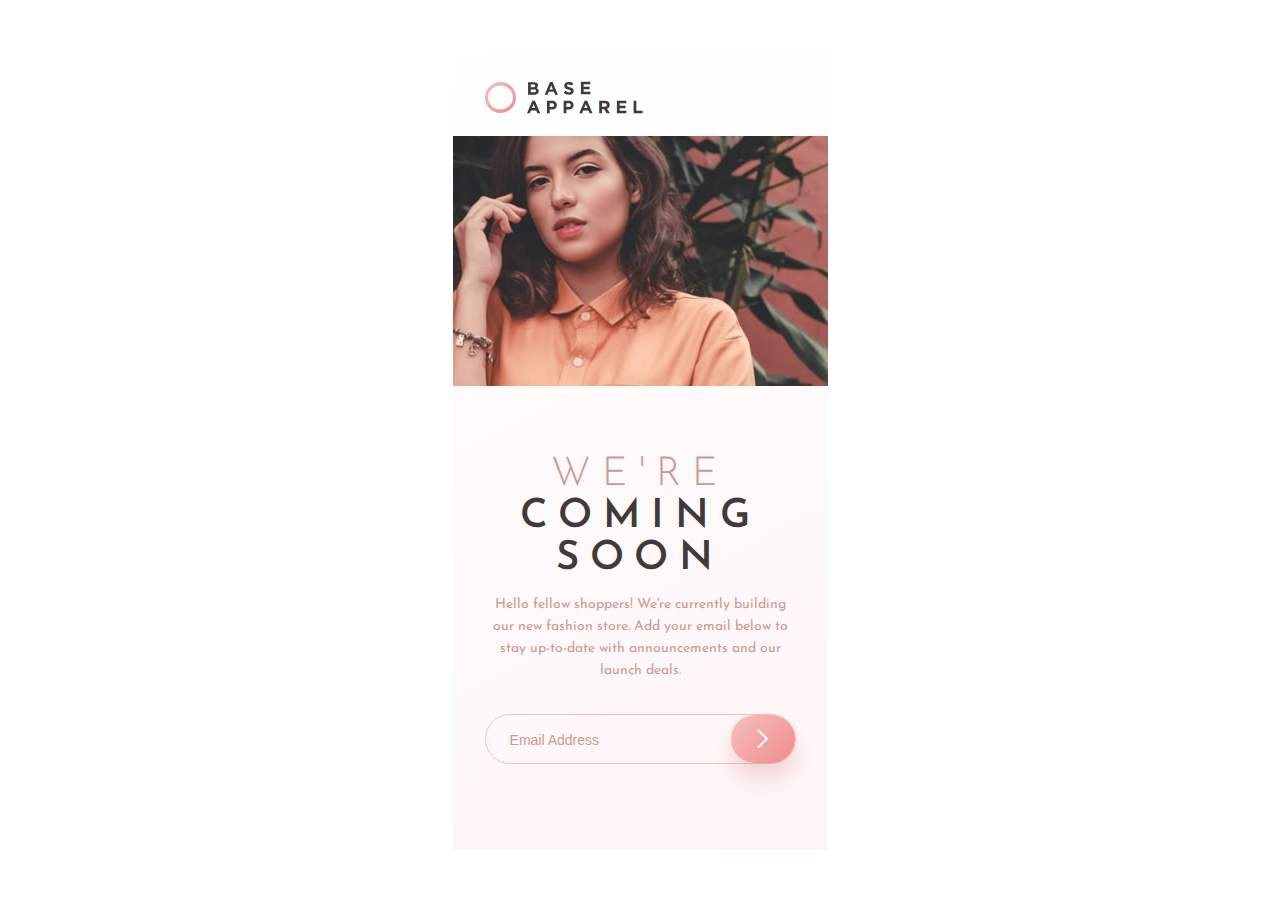
<file: base-apparel/index.html>
<!DOCTYPE html>
<html lang="en">
<head>
    <meta charset="UTF-8">
    <meta http-equiv="X-UA-Compatible" content="IE=edge">
    <meta name="viewport" content="width=device-width, initial-scale=1.0">
    <link rel="stylesheet" href="style.css">
    <title>Base apparel coming soon</title>
</head>
<body>
    <div class="container">
        <div class="logo">
            <img src="images/logo.svg" alt="base apparel logo">
        </div>
        <img src="images/hero-mobile.jpg" alt="lady in a salmon coloured top" class="image">

        <div class="hero">
            <h1 class="title">we're<br> <span>coming soon</span></h1>
            <p>Hello fellow shoppers! We're currently building our new fashion store. Add your email below to stay up-to-date with announcements and our launch deals.</p>
            <form action="" class="form" id="form">
                <input 
                    type="email"
                    class="email" id="email" placeholder="Email Address"
                    >
                    <input type="submit" value="" class="submit-btn">
                    <img class="error-icon" id="error-icon"
                    src="images/icon-error.svg" alt="">
                </form>
            </div>
            <div class="error-msg" id="error-msg"></div>
    </div>

    <script src="script.js"></script>
</body>
</html>
</file>
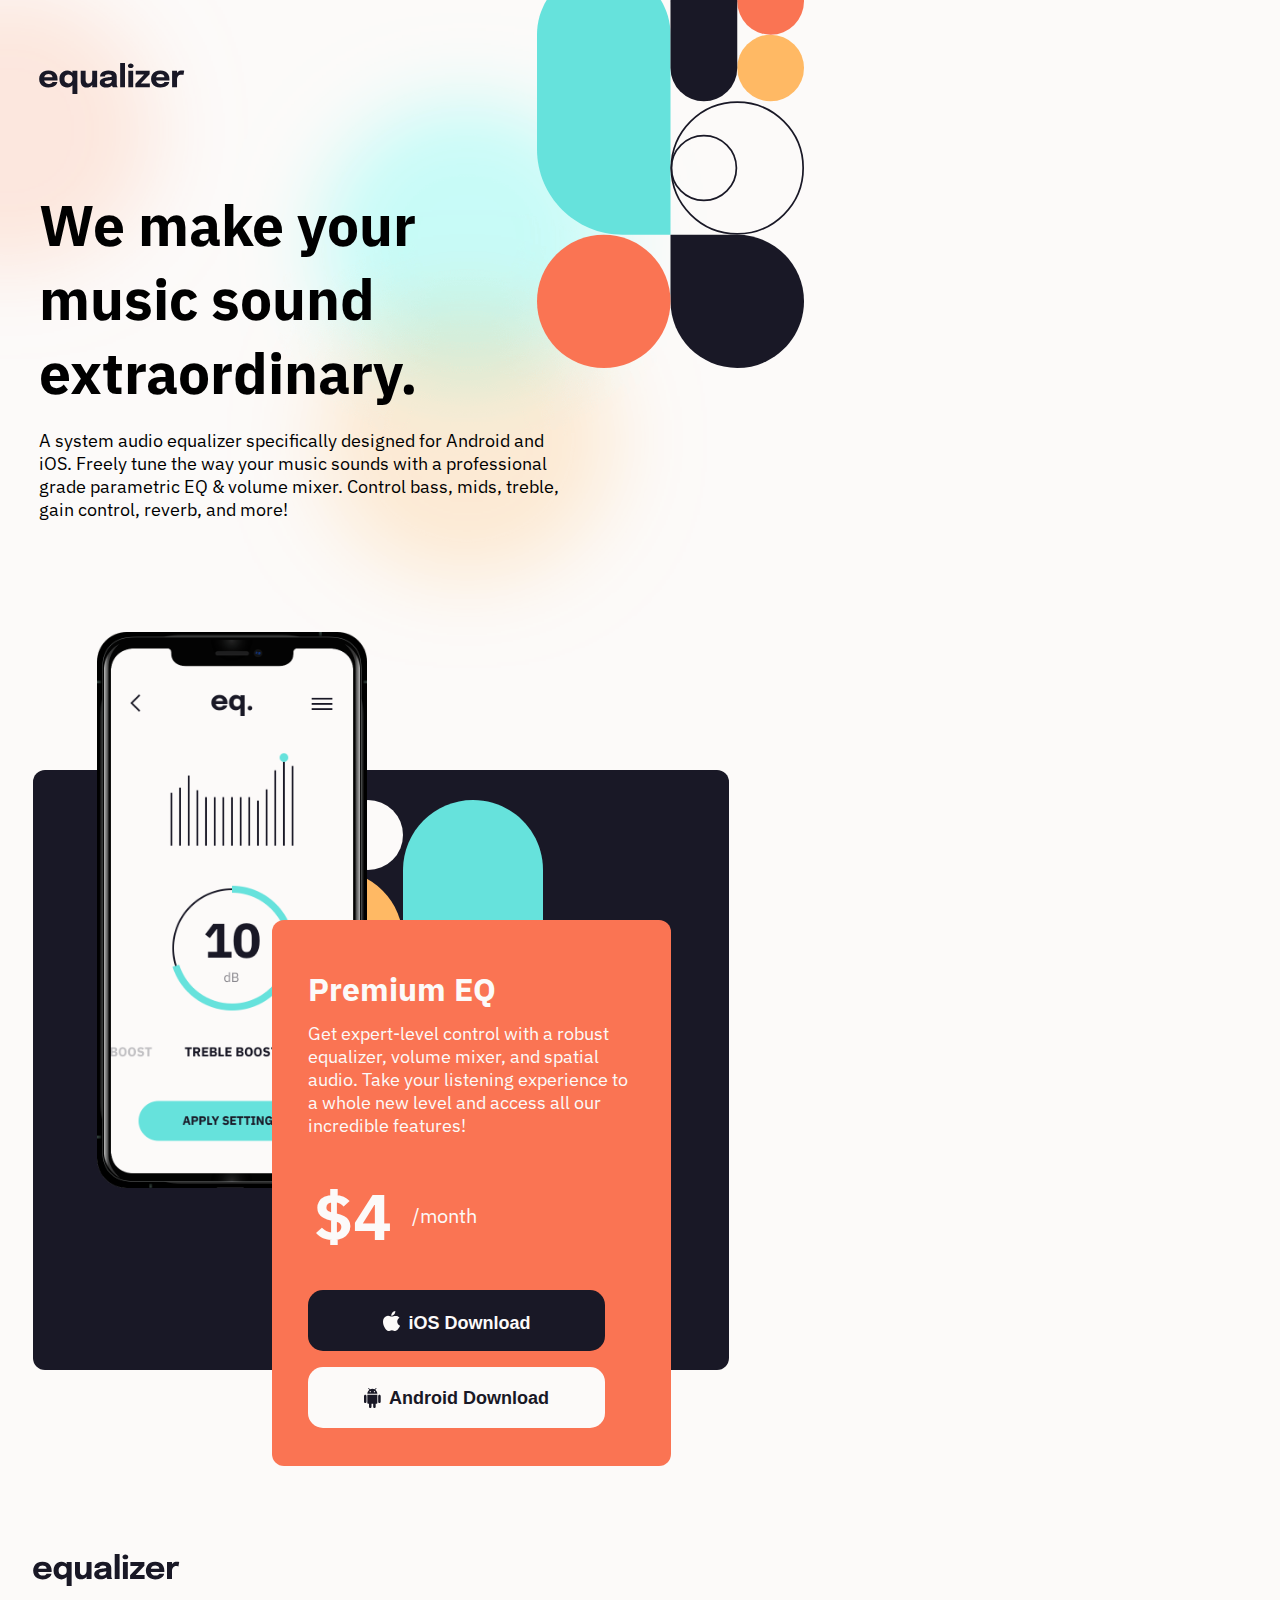
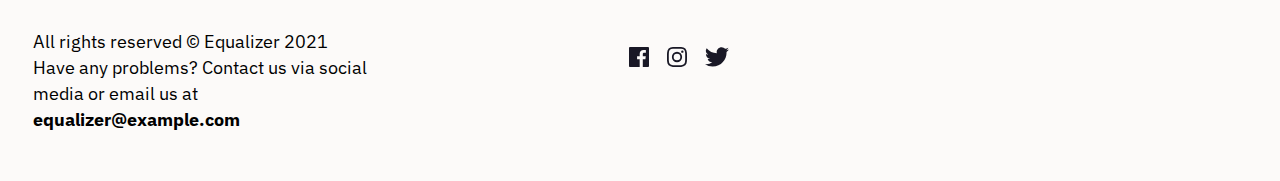
<file: equalizer-landing-page/index.html>
<!DOCTYPE html>
<html lang="en">

<head>
    <meta charset="UTF-8">
    <meta http-equiv="X-UA-Compatible" content="IE=edge">
    <meta name="viewport" content="width=device-width, initial-scale=1.0">
    <link rel="stylesheet" href="style.css">
    <title>Equalizer landing page</title>
</head>

<body>
    <main class="main">

        <img class="mobile-background" src="images/bg-main-mobile.png" alt="2 circles with bloom effect">

        <img class="tablet-background"src="images/bg-main-tablet.png" alt="3 circles with bloom effect">

        <img class="pattern1" src="images/bg-pattern-1.svg" alt="circle pattern">

        <img class="title"src="images/logo.svg" alt="equalizer logo">

        <div class="about-us">
            <h2>We make your music sound extraordinary.</h2>
            <p> 
                A system audio equalizer specifically designed for Android and iOS. Freely tune the 
                way your music sounds with a professional grade parametric EQ & volume mixer. Control 
                bass, mids, treble, gain control, reverb, and more!
            </p>
        </div>
        <img class="phone" src="images/illustration-app.png" alt="mobile phone">
        <div class="middle-section">
            <div class="black-background">
                 <img 
                    src="images/bg-pattern-2.svg" 
                    alt="multi coloured pattern" 
                    class="pattern"
                >
            </div>
            <div class="orange-background">
                <h3>Premium EQ</h3>
                <p class="middle-section-text">
                    Get expert-level control with a robust equalizer, volume mixer, and spatial audio. Take 
                    your listening experience to a whole new level and access all our incredible features!
                </p>
                <p class="cost">$4 <span>/month</span></p>
                <button class="btn ios-btn"><img src="images/icon-apple.svg" alt="apple company logo"><span>iOS Download</span></button>
                <button class="btn android-btn" ><img src="images/icon-android.svg" alt="android logo"><span>Android Download</span></button>
            </div>
        </div>
            <div class="bottom-section">
                <img class="equalizer-logo"src="images/logo.svg" alt="equalizer logo">
                <p class="test-text">
                    All rights reserved © Equalizer 2021 <br>
                    Have any problems? Contact us via social media or email us at <span>equalizer@example.com</span>
                </p>
                <div class="icons">
                    <img 
                    src="images/icon-facebook.svg" alt="facebook icon">
                    <img 
                    src="images/icon-instagram.svg" alt="instagram icon">
                    <img 
                    src="images/icon-twitter.svg" alt="twitter icon">
                </div>
            </div>
        </main>
  
</body>

</html>
</file>
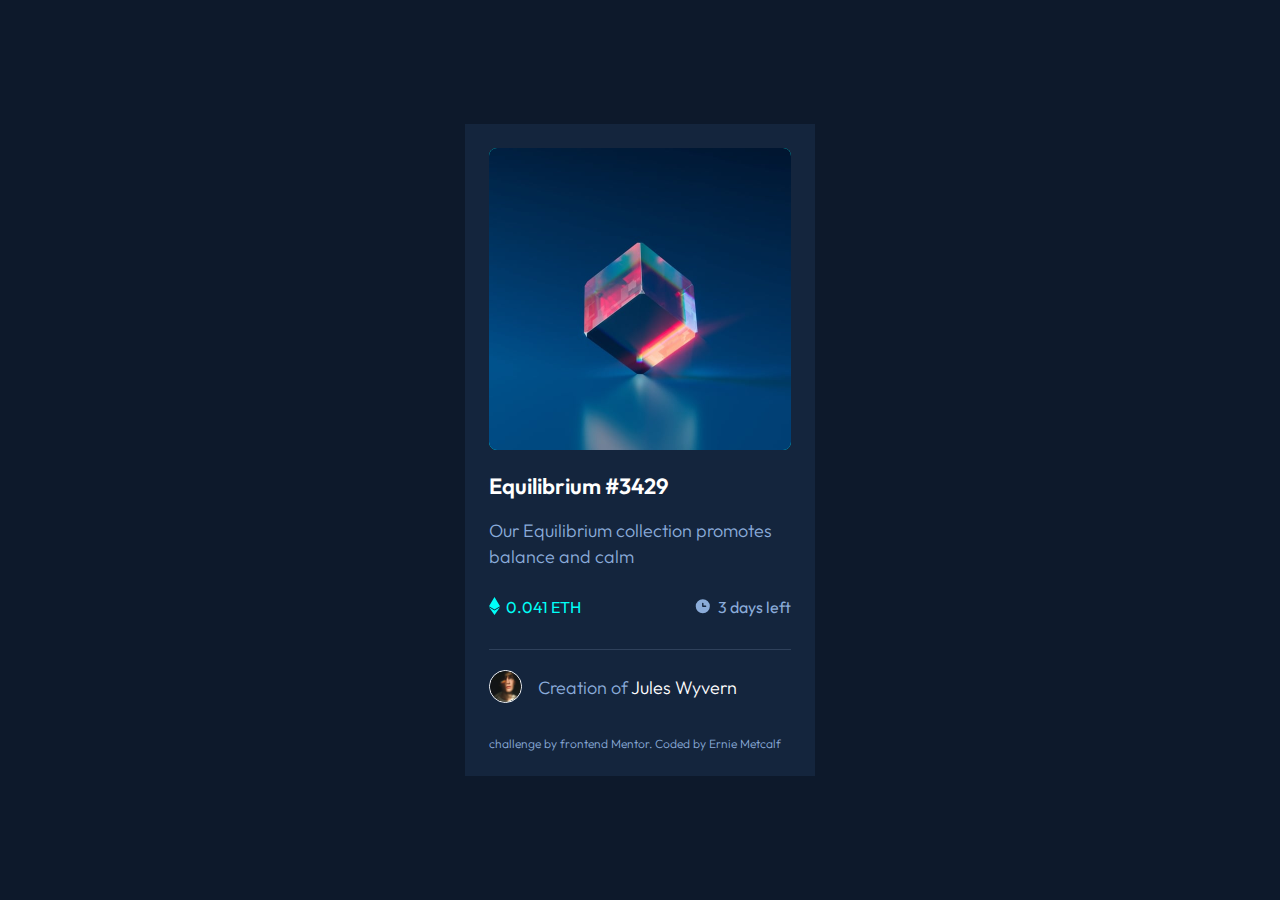
<file: nft-preview-card/index.html>
<!DOCTYPE html>
<html lang="en">

<head>
    <meta charset="UTF-8">
    <meta http-equiv="X-UA-Compatible" content="IE=edge">
    <meta name="viewport" content="width=device-width, initial-scale=1.0">
    <link rel="stylesheet" href="style.css">
    <title>NFT preview card</title>
</head>

<body>
    <div class="card">
        <div class="card-images"> 
            <img src="images/image-equilibrium.jpg" alt="3D see through cube sitting on its point" class="cube-img">
            <img src="images/icon-view.svg"
            alt="eye icon" class="eye-icon">
        </div>
       
        <h2>Equilibrium #3429</h2>
        <p>Our Equilibrium collection promotes balance and calm</p>

        <div class="days-left">
            <div class="ethereum">
                <img src="images/icon-ethereum.svg" alt="ethereum icon" class="ethereum-icon">
                <span>0.041 ETH</span>
            </div>
            <div class="clock">
                <img src="images/icon-clock.svg" alt="clock icon" class="clock-icon">
                <span>3 days left</span>
            </div>    
        </div>

        <div class="created-by">
            <img src="images/image-avatar.png" alt="avatar" class="avatar">
            <p>Creation of <span>Jules Wyvern</span></p>
        </div>
        <div class="challenge">  
            <p>challenge by frontend Mentor. Coded by Ernie Metcalf</p>
        </div>
      
    </div>
    
</body>
</html>
</file>
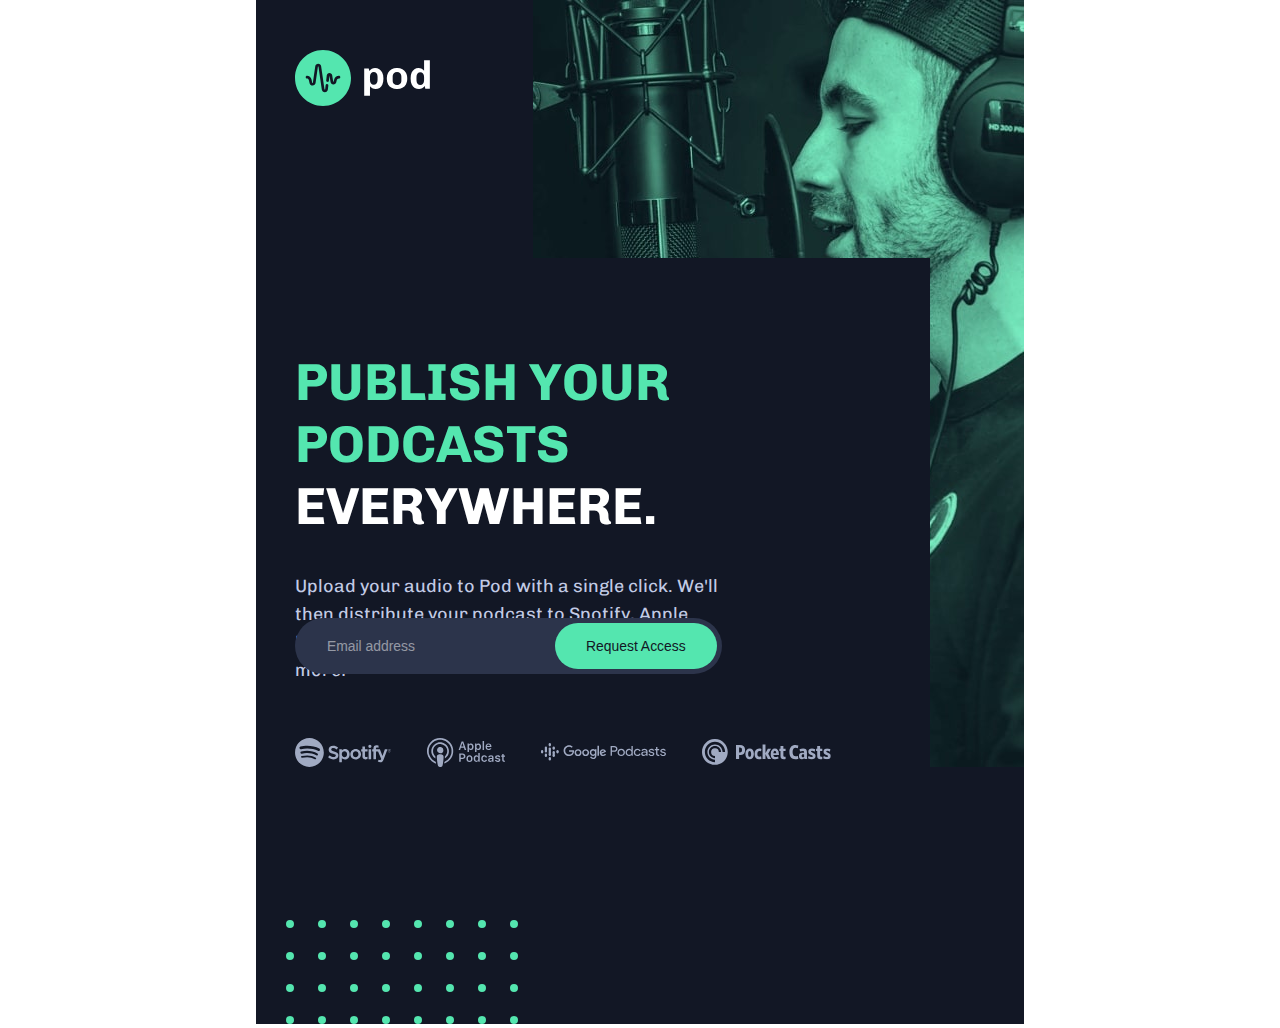
<file: pod-landing-page/index.html>
<!DOCTYPE html>
<html lang="en">

<head>
    <meta charset="UTF-8">
    <meta http-equiv="X-UA-Compatible" content="IE=edge">
    <meta name="viewport" content="width=device-width, initial-scale=1.0">
    <link rel="stylesheet" href="styles.css">
    <title>Pod Landing Page</title>
</head>

<body>
    <div class="container">
        <div class="background-image">
        </div>
            <div class="title-image">
                <img 
                class="logo" src="assets/desktop/logo.svg" alt="Company logo">
            </div>
            <main class="hero">
                <div class="hero-text">
                    <h1>Publish your podcasts <span>everywhere.</span></h1>
                    <p>Upload your audio to Pod with a single click. We'll then distribute your podcast to Spotify, Apple Podcasts, Google Podcasts, Pocket Casts and more!</p>
                </div>
                
            </main>
                <div class="podcasts">
                    <img 
                    class="spotify-logo"
                    src="assets/desktop/spotify.svg" alt="spotify">
                    <img 
                    class="apple-logo"
                    src="assets/desktop/apple-podcast.svg" alt="apple podcast">
                    
                    <img 
                    class="google-logo"
                    src="assets/desktop/google-podcasts.svg" alt="google podcast">
                    <img 
                    class="pocket-logo"
                    src="assets/desktop/pocket-casts.svg" alt="pocket casts">
                </div>
                <div class="btn-container">
                    <form action="" method="get" class="form"
                    id="form">
                        <input 
                        class="btn address"
                        type="email" 
                        name="email" 
                        placeholder="Email address" id="email" 
                        required>
                        <input 
                        class="btn submit-btn"
                        type="submit" 
                        value="Request Access">
                    </form>
                    <div class="error-msg" id="error-msg"></div>
                </div>
                <div class="dot-image">
                    <img src="assets/desktop/bg-pattern-dots.svg" alt="">
                </div>
        </div>
        
    <script src="script.js"></script>
</body>

</html>
</file>
<file: base-apparel/style.css>
@import url('https://fonts.googleapis.com/css2?family=Josefin+Sans:wght@300;400;600&display=swap');

*, *::before, *::after {
    box-sizing: border-box;
    margin: 0;
}

:root {
    --light-red: hsl(0, 36%, 70%);
    --soft-red: hsl(0, 93%, 68%); 
    --grayish-red: hsl(0, 6%, 24%);
    --white: hsl(0, 0%, 100%);
    --off-white: hsl(0, 100%, 98%);
    --light-pink: hsl(0, 80%, 86%);
    --salmon: hsl(0, 74%, 74%);
}

/* gradients linear, 153deg, from hsl(0, 0%, 100%), to hsl(0, 100%, 98%)
linear, 135deg, from hsl(0, 80%, 86%), to hsl(0, 74%, 74%) 
mobile: 375px
desktop: 1440px*/

body {
    display: flex;
    align-items: center;
    justify-content: center;
    min-height: 100vh;
    font-size: 16px;
}

/* typography */

body {
    font-family: "Josefin Sans";
}

h1 {
    font-size: 2.5rem;
    line-height: 1.05em;
    font-weight: 300;
    text-align: center;
    text-transform: uppercase;
    letter-spacing: 10.83px;
}

p {
    font-size: 0.875rem;
    line-height: 1.57em;
    font-weight: 400;
    text-align: center;
}

.email {
    font-size: 0.875rem;
    line-height: 2em;
    font-weight: 400;
}

.error-msg {
    font-size: 0.8125rem;
    line-height: 0.8125rem;
}

/* design */

.container {
    width: 23.43rem;
    height: 50rem;
    background-image: linear-gradient(153deg, hsl(0, 0%, 100%), hsl(0, 100%, 98%))
}

.logo {
    width: 6.25rem;
    height: 1.305rem;
    margin: 1.937rem 0 2.131rem 2rem 
}

.image {
    width: 23.437rem;
    height: 15.625rem;
}

.hero {
    position: relative;
    margin: 0 2rem;
}

h1 {
    margin-top: 1.6em;
    margin-bottom: 0.35em;
    color: var(--light-red);
}

h1 span {
    color: var(--grayish-red);
    font-weight: 600;
}

p {
    color: var(--light-red);
    margin-bottom: 2.285em;  
}

.email {
    width: 22.214em;
    padding: 0.6875rem 0 0.5625rem 1.5rem;
    background: transparent;
    color: var(--grayish-red);
    border-radius: 28px;
    border: 1px solid var(--light-pink);
}

::placeholder {
    color: var(--light-red);
}

.submit-btn {
    width: 4rem;
    height: 3rem;
    padding: 0.937rem 1.697rem 0.958rem 1.75rem;
    margin-left: -65px;
    background-image: 
        url(images/icon-arrow.svg), 
        linear-gradient(135deg, hsl(0, 80%, 86%), hsl(0, 74%, 74%)); 
        background-repeat: no-repeat;
        background-position: center;
        border: none;
    color: var(--grayish-red);
    border-radius: 28px;
    box-shadow: 0px 15px 20px rgba(198, 110, 110, 0.247569);
}

.error-msg {
    width: 12.692em;
    color: var(--soft-red);
    margin: 0.615em 0 0 4.307em;
    visibility: hidden;
}

.error-icon {
    margin-left: -98px;
    visibility: hidden;
}

.form {
    display: flex;
    align-items: center;
}

@media only screen and (min-width: 1440px) {

    /* typography */

    .container {
        width: 1440px;
        background-image: url(images/bg-pattern-desktop.svg);
        background-repeat: no-repeat;
    }

    h1 {
        font-size: 4rem;
        line-height: 4rem;
        letter-spacing: 17.32px;
        text-align: left;
    }

    h1 span {
        line-height: 4.43rem;
    }

    p {
        font-size: 1rem;
        line-height: 1.5rem;
        text-align: left;
    }

    .email {
        font-size: 1rem;
        line-height: 1.75rem;
    }

    .error-msg {
        line-height: 2.153rem;
    }

    /* design */

    .logo {
        width: 9.875rem;
        height: 2.0625rem;
        margin-top: 4.25rem;
        margin-left: 10.31rem;
        float: left;
    }

    .image {
        content: url(images/hero-desktop.jpg);
        width: 38.125rem;
        height: 100%;
        float: right;
    }
    
    .hero {
        width: 27.81rem;
        margin-top: 14.875rem;
        margin-left: 10.312rem;
    }

    .email {
        width: 27.8125rem;
        padding: 0.937em 0 0.8125em 2em;
    }

    .error-icon {
        margin-left: -140px;
    }

    .error-msg {
        margin: .307rem 0 0 12.31rem;
    }

    .submit-btn {
        width: 100px;
        height: 58px; 
        margin-left: -100px;
        cursor: pointer;
    }

    .submit-btn:hover {
        opacity: 1;
    
    }
}
</file>
<file: equalizer-landing-page/style.css>
@import url('https://fonts.googleapis.com/css2?family=IBM+Plex+Sans:wght@400;700&display=swap');

* {
    box-sizing: border-box;
}

:root {
    --cyan: rgb(102, 226, 220);
    --orange: rgb(250, 116, 83);
    --Dark-yellow: rgb(255, 185, 100);
    --off-white: rgb(252, 250, 249);
    --lighter-black: rgb(25, 24, 38);
}

body {
    font-family: 'IBM Plex Sans', sans-serif;
    width: 375px;
    background: var(--off-white);
    display: flex;
    flex-direction: column;
    align-items: center;
    margin: 0;
    overflow: hidden;
}
/* desktop font-size: 1.25rem line-spacing: 2.125rem */
/* tablet font-size: 1rem line-spacing: 1.625*/

h1 {
    font-size: 5.5rem;
    border-spacing: -1px;
    line-height: 5.5em
}

h2 {
    margin: 0;
    font-size: 2.5rem;
    line-height: 1.3em;
}

h3 {
    margin: 0;
    font-size: 2rem;
}

.main {
    display: flex;
    justify-content: center;
    align-items: center;
}
/* the above makes the middle section display wrong */

/* top section */
.title {
    position: absolute;
    height: 32px;
    width: 146.09px;
    top: 39.99px;
    left: 24.15px;
}

.about-us {
    position: absolute;
    width: 327px;
    top: 138px;
    left: 24px;
}

.mobile-background {
    position: absolute;
    width: 281.4px;
    height: 480px;
    top: -102px;
    left: 159px;
}

.tablet-background {
    display: none;
}

.pattern1 {
    display: none;
}

/* middle section */

.black-background {
    position: absolute;
    top: 620px;
    left: 0;
    height: 600px;
    width: 375px;
    background-color: var(--lighter-black);
    border-radius: 12px;
}

.middle-section .pattern {
    position: absolute;
    width: 280px;
    left: 48px;
    height: 420px;;
}

.phone {
    height: 430px;
    position: absolute;
    top: 522px;
    left: 80.67px;
    z-index: 1;
}

.main .orange-background {
    position: absolute;
    height: 546px;
    width: 375px;
    top: 1003px;
    left: 0;
    background: var(--orange);
    color: var(--off-white);
    padding: 3rem 2.25rem;
    border-radius: 12px;
}

.middle-section-text {
    margin: 0;
    padding: .75rem 0 2.25rem;
}

.cost {
    margin: 0;
    padding-left: .375rem;
    display: flex;
    font-size: 4.06rem;
    font-weight: 700;
}

.cost span {
    font-size: 1.25rem;
    font-weight: 400;
    display: flex;
    align-items: center;
    margin-left: 1em;
}
/* buttons */
.btn {
    display: flex;
    align-items: center;
    justify-content: center;
    font-size: 1.125rem;
    font-weight: 700;
    padding: 0;
    width: 297px;
    height: 3.8125rem;
    border-radius: 15px;
    border: none;
}

.ios-btn {
    margin-top: 2rem;
    background: var(--lighter-black);
    color: var(--off-white);
    line-height: 2rem;
}

.ios-btn span{
    padding-top: .3rem;
}

.ios-btn:hover {
    background: var(--cyan)
}

.android-btn {
    margin: 1rem 0 3rem;
    background: var(--off-white);
    color: var(--lighter-black);
    line-height: 2rem;
}

.ios-btn img, .android-btn img {
    margin-right: .4875rem; 
}

.android-btn:hover {
    background: var(--Dark-yellow)
}

/* bottom section */
.bottom-section {
    position: absolute;
    top: 1612px;
    width: 375px;
    line-height: 1.625rem;
    padding: 1.5rem;
}

.bottom-section span {
    font-weight: 700;
    display: block
}

.bottom-section p {
    margin: 0;
    padding: 2em 0 4em 0;
}

.icons {
    position: absolute;
    width: 100px;
    display: flex;
    justify-content: space-between;
    padding-bottom: 80px;
}

@media only screen and (min-device-width: 768px) {


    body {
        height: 1781px;
        width: 768px;
        font-size: 1.125rem;
        margin: 0;
    }

    /* .main {
        background: 
        url("images/bg-main-tablet.png")
        no-repeat;  
    } */
    /* top section */
    .mobile-background {
        display: none;
    }

    .tablet-background {
        display: inline;
        position: absolute;
        width: 983px;
        height: 808px;
        top: -119px;
        left: -254px;
    }

    .pattern1 {
        display: inline;
        position: absolute;
        width: 266.67px;
        height: 400px;
        top: -32px;
        left: 537px;
    }

    .about-us {
       width: 520px;
       height: 332px;
       top: 189px;
       left: 39px;
    }

    .about-us h2 {
        font-size: 3.55rem;
    }

    .title {
        top: 61.99px;
        left: 39.15px;
    }

    .phone {
        width: 270px;
        height: 556px;
        top: 632px;
        left: 97px;
    }


    /* mid section */
    .black-background {
        width: 696px;
        height: 600px;
        top: 770px;
        left: 33px;
    }

    .middle-section .pattern {
        width: 280px;
        left: 230px;
        top: -40px;
    }

    .main .orange-background {
        width: 399px;
        top: 920px;
        left: 272px;
        z-index: 1;
    }

    /* bottom section */
    .bottom-section {
        width: 696px;
        height: 143px;
        top: 1553px;
        left: 33px;  
        padding: 0 0 5rem 0;
    }

    .bottom-section p {
        width: 366px;
        height: 79px;
        top: 64px;
    }
    .bottom-section .icons {
        width: 100px;
        height: 100px;
        top: 94px;
        left: 596px;
    }
    }

    @media only screen and (min-device-width: 1440px) {
        /* top section */
        body {
            height: 1832px;
            width: 1440px;
        }

        .pattern1 {
            width: 312px;
            height: 468px;
            top: -40px;
            left: 1128px;
        }

        .about-us {
            left: 165px;
        }
        
        .about-us h2 {
            width: 1015px;
            font-size: 5.5rem;
            line-height: 5.5rem;
            letter-spacing: -1;
        }

        .about-us p {
            width: 825px;
            font-size: 1.25rem;
            line-height: 1.75em;
        }

        .title {
            left: 166.15px;
        }
        /* mid section */

        .black-background {
            width: 1110px;
            height: 600px;
            top: 860px;
            left: 165px;
        }

        .middle-section .pattern {
             position: absolute;
            width: 312px;
            height: 468px;
            left: 330px;
        }

        .phone {
            top: 647px;
            left: 267px;
            width: 312px;
            height: 642px;
        }

        .main .orange-background {
            width: 446px;
            height: 625px;
            top: 950px;
            left: 734px;
            font-size: 1.25rem;
            padding: 3.375rem;
        }

        .orange-background h3 {
            font-size: 2.5rem;
        }

        .middle-section-text {
            width: 333px;
            font-size: 1.25rem;
            line-height: 2.125rem;
        }

        .btn {
            width: 333px;
        }

        .ios-btn {
            margin: 1.93rem 0;
        }

        /* bottom section */
        .bottom-section {
            width: 1110px;
            /* top: 1662px;
            left: 165px;
            font-size: 1rem; */
        }

        .equalizer-logo {
            position: absolute;
            width: 146.09px;
            height: 32px;
            top: 100px;
            left: 135px;
        }
        .test-text {
            position: absolute;
            width: 366px;
            left: 400px;
            height: 79px;
            font-size: 1rem;
        }

        .test-text span {
            display: inline-block
        }

        .bottom-section .icons {
            width: 100px;
            left: 1140px;
            top: 125px;
        }
    }
</file>
<file: nft-preview-card/style.css>
@import url('https://fonts.googleapis.com/css2?family=Outfit:wght@300;400;600&display=swap');

:root {
    /* primary */
    --soft-blue: hsl(215, 51%, 70%);
    --cyan: hsl(178, 100%, 50%);

    /* neutral */
    --main-bg: hsl(217, 54%, 11%);
    --card-bg: hsl(216, 50%, 16%);
    --line: hsl(215, 32%, 27%);
    --white: hsl(0, 0%, 100%);
}

* {
    box-sizing: border-box;
}

body {
    font-family: Outfit;
    background: var(--main-bg);
    color: var(--soft-blue);
    margin: 0;
    padding: 1.5em;
    display: flex;
    flex-direction: column;
    align-items: center;
    justify-content: center;
    min-height: 100vh;
}

.card {
    background: var(--card-bg);
    padding: 1.5em;
    width: 350px;
}

.card h2 {
    font-weight: 600;
    font-size: 1.375rem;
    color: var(--white)
}

p {
    font-size: 1.125rem;
    line-height: 1.44em;;
}

.card-images {
    width: 18.87rem;
    height: 18.87rem;
    border-radius: 8px;
    position: relative;
    display: inline-block;
    background: var(--cyan);
}

.cube-img {
    height: 100%;
    border-radius: 8px; 
}

.eye-icon {
    display: none;
    position: absolute;
    top: 50%;
    left: 50%;
    transform: translate(-50%, -50%);
    text-align: center;
}

.card p {
    font-weight: 300;
    font-size: 1.125rem;
    margin: 1em 0 1.5em
}

.days-left {
    font-weight: 400;
    padding-bottom: 2em;
    display: flex;
    justify-content: space-between;
    border-bottom: 1px solid var(--line);
}

.days-left img {
    height: 1.125em;
    padding-right: .4em;
}

.days-left .ethereum {
    display: flex;
    color: var(--cyan);
}

.days-left .clock {
    display: flex;
}

.created-by {
    display: flex;
    align-items: center;
}

.created-by img {
    height: 2.06rem;
    border: 1px solid var(--white);
    border-radius: 50%;
    margin: 1.25em 1em 2em 0;
}

.created-by span {
    color: var(--white)
}

.challenge p {
    margin: 0;
    font-size: .75rem;
}

@media only screen and (min-width: 1440px) {
    .card img:hover, 
    h2:hover, 
    .created-by span:hover {
        cursor: pointer;
        transition: .5s ease;
        color: var(--cyan);
    }

    .card-images:hover .eye-icon {
        display: inline;
    }

    .card-images:hover .cube-img {
        transition: .5s ease;
        opacity: .5;
    }
}


/* widths */
/* mobile = 375px */
/* desktop = 1440px */
</file>
<file: pod-landing-page/styles.css>
@import url('https://fonts.googleapis.com/css2?family=Chivo:wght@300&display=swap');

*, *::before, *::after {
    box-sizing: border-box;
    margin-top: 0;
}

:root {
    --light-green: rgb(84,230,175);
    --dark-purple: rgb(44,52,75);
    --lighter-black: rgb(18,23,37);
    --white: rgb(255,255,255);
    --light-purple: rgb(90,102,138);
    --purple-white: rgb(194,203,229);
    --focus-btn: #b3ffe2
}

body {
    font-family: 'chivo', Arial, Helvetica, sans-serif;
    display: flex;
    flex-direction: column;
    align-items: center;
    justify-content: center;
    min-height: 100vh;
    margin: 0;
    font-weight: 300;
}

.container {
    position: relative;
    width: 23.43rem;
    height: 41.68rem; 
    color: var(--white);
    background-color: var(--lighter-black);
}

.background-image {
    width: 23.43rem;
    height: 41.68rem;
    background-color: rgba(0,0,0,0.8);
    background-image: url(assets/mobile/image-host.jpg);
    background-repeat: no-repeat;
    background-size: cover;
    background-blend-mode: multiply;
}

.title-image {
    position: absolute;
    width: 8.428rem;
    height: 3.5rem;
    top: 3.875rem;
    left: 7.5rem;
    line-height: 2.37rem;
}

.dot-image {
    display: none;
}

.hero-text {
    position: absolute;
    width: 20.43rem;
    height: 24.85rem;
    top: 10.93rem;
    left: 1.5rem;
}

.hero h1 {
    font-size: 1.625rem;
    color: var(--light-green);
    text-transform: uppercase;
    line-height: 2.25rem;
}

.hero span {
    color: var(--white);
}

p {
    text-align: justify;
    font-weight: 400;
    color: var(--purple-white);
    font-size: 0.93rem;
    line-height: 1.56rem;
}

.podcasts {
    display: flex;
    justify-content: space-between;
    align-items: center;
    position: absolute;
    width: 19.68rem;
    height: 1.06rem;
    top: 25rem;
    left: 1.875rem;
    color: var(--light-purple)
}

.spotify-logo {
    width: 3.5rem;
    height: 1.06rem;
}

.apple-logo {
    width: 2.81rem;
    height: 1.06rem;
}

.google-logo {
    width: 4.56rem;
    height: 0.68rem;
}

.pocket-logo {
    width: 4.81rem;
    height: 0.93rem;
}

.btn {
    font-size: .87rem;
    width: 20.43rem;
    height: 2.87rem;
    left: 1.56rem;
    border-radius: 28px;
    line-height: 1.75rem;
}

.address {
    position: absolute;
    background: var(--dark-purple);
    color: rgba(255,255,255,.5);
    padding-left: 2rem;
    top: 29.06rem;
    border: none;
}

::placeholder {
    color: rgba(255,255,255,.5);
    font-size: .87rem;
}

.submit-btn {
    position: absolute;
    background: var(--light-green);
    color: var(--lighter-black);
    top: 32.93rem;
    cursor: pointer;
    border: none;
}

.submit-btn:hover {
    background: var(--focus-btn)
}

.submit-btn:focus {
    background: var(--focus-btn)
}

.error-msg {
    color: red;
    font-size: .75rem;
    position: absolute;
    top: 36rem;
    left: 3rem;
}

@media only screen and (min-width: 768px){
    .container {
        width: 48rem;
        height: 64rem;
        background: var(--lighter-black);
    }
    
    .background-image{
        position: absolute;
        width: 491px;
        height: 767px;
        left: 277px;
        background-color: var(--white);
        background-image: url(assets/tablet/image-host.jpg);
        background-repeat: no-repeat;
        background-size: cover;
        background-blend-mode: multiply;
    }

    .title-image {
        position: absolute;
        top: 3.12rem;
        left: 2.43rem;
    }

    .hero {
        background-color: var(--lighter-black);
        position: absolute;
        width: 39.68rem;
        height: 31.81rem;
        top: 16.12rem;
        left: 2.43rem;
    }

    .hero-text {
        position: absolute;
        height: 26rem;
        top: 5.81rem;
        left: 0;
        width: inherit;
    }
    
    .hero-text h1{
       font-size: 3rem;
       left: 0px;
       font-size: 3.25rem; 
       line-height: 3.875rem;
    }

    .hero p {
        font-size: 1.125rem;
        line-height: 1.75rem;
        width: 27.81rem;
        text-align: left;
    }

    .btn-container {
        width: 26.68rem;
        top: 38.63rem;
        left: 2.43rem;
        height: 3.5rem;
        margin: 0;
        position: absolute;
    }

    .btn {
        left: 0;
    }

    .address {
        width: 26.68rem;
        height: 3.5rem;
        top: 0;
    }

    .submit-btn {
        width: 10.12rem;
        height: 2.87rem;
        top: 5px;
        left: 16.25rem
    }

    .error-msg {
        top: 4rem;
        left: 2.2rem;
    }

    .podcasts {
        position: absolute;
        display: flex;
        justify-content: space-between;
        width: 33.5rem;
        height: 1.81rem;
        top: 46.12rem;
        left: 2.43rem;
    }

    .spotify-logo {
        width: 6rem;
        height: 1.81rem;
    }

    .apple-logo {
        width: 4.87rem;
        height: 1.81rem;
    }

    .google-logo {
        width: 7.81rem;
        height: 1.125rem;
    }

    .pocket-logo {
        width: 8.06rem;
        height: 1.62rem;
    }

    .dot-image {
        display: inline;
        position: absolute;
        top: 920px;
        left: 30px;
    }
}

@media only screen and (min-width: 1440px) {
   .container {
        width: 90rem;
        height: 56.25rem;
   }

   .background-image {
       width: 55.5rem;
       height: 40rem;
       top: 8.12rem;
       left: 34.5rem;
       background-image: url(assets/desktop/image-host.jpg);
       background-repeat: no-repeat;
       background-size: cover;
       background-blend-mode: multiply;
   }

   .title-image {
       top: 6.37rem;
       left: 10.31rem;
   }

   .hero {
       width: 45.18rem;
       top: 16.31rem;
       left: 10.31rem; 
   }

   .btn-container {
       left: 10.31rem;
   }

   .podcasts {
       left: 10.31rem;
   }

   .dot-image {
       top: 44.87rem;
       left: 75.5rem;
   }
}
</file>
